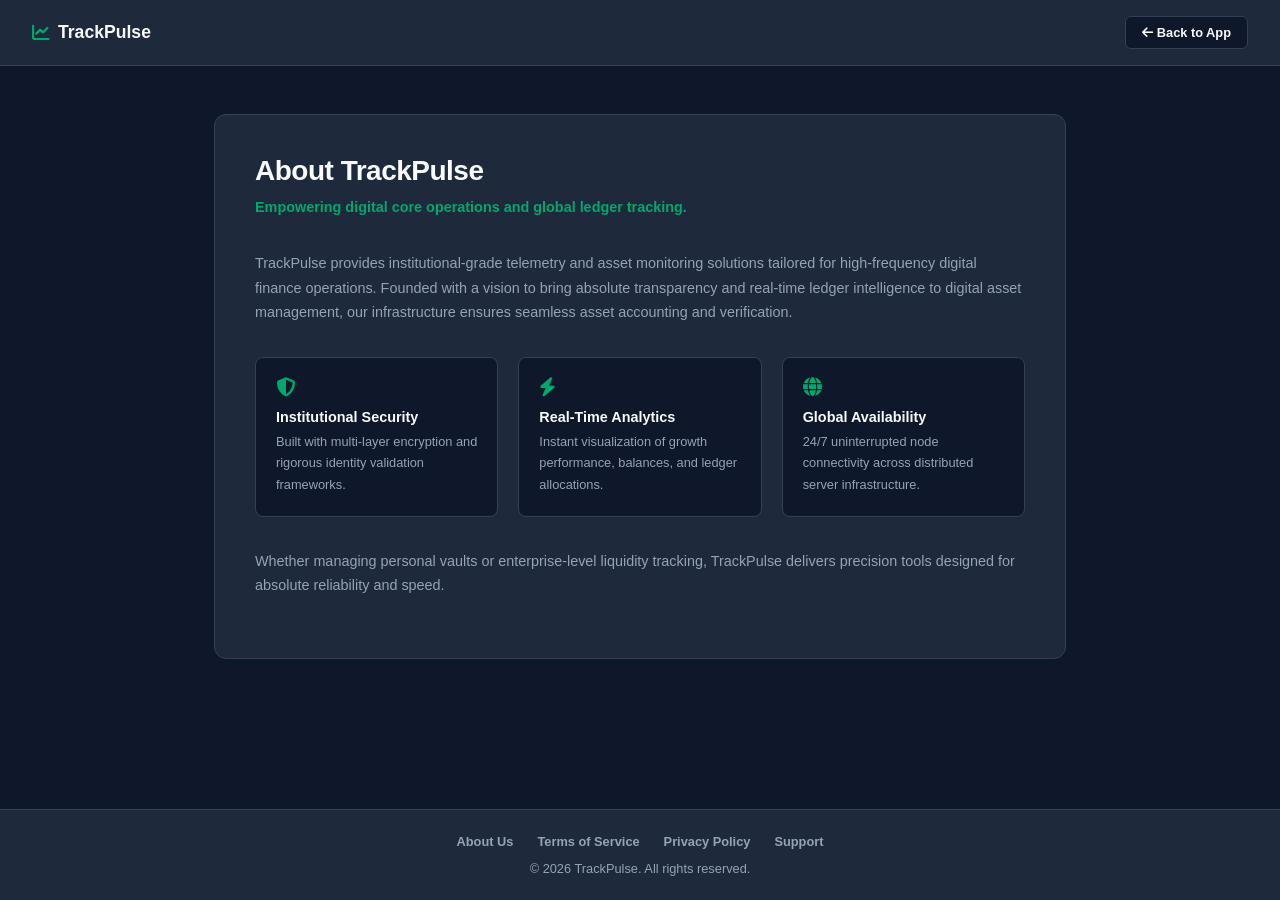
<file: about.html>
<!DOCTYPE html>
<html lang="en">
<head>
    <meta charset="UTF-8">
    <meta name="viewport" content="width=device-width, initial-scale=1.0">
    <title>About Us | TrackPulse</title>
    <link rel="stylesheet" href="https://cdnjs.cloudflare.com/ajax/libs/font-awesome/6.4.0/css/all.min.css">
    <style>
        :root {
            --primary: #00A86B;
            --primary-hover: #008f5a;
            --bg-color: #0f172a;
            --panel-bg: #1e293b;
            --text-main: #f8fafc;
            --text-muted: #94a3b8;
            --border-color: #334155;
        }

        * { box-sizing: border-box; margin: 0; padding: 0; }

        body {
            font-family: -apple-system, BlinkMacSystemFont, "Segoe UI", Roboto, sans-serif;
            background-color: var(--bg-color);
            color: var(--text-main);
            min-height: 100vh;
            display: flex;
            flex-direction: column;
            font-size: 14px;
        }

        .navbar {
            background: var(--panel-bg);
            border-bottom: 1px solid var(--border-color);
            padding: 1rem 2rem;
            display: flex;
            justify-content: space-between;
            align-items: center;
        }

        .brand-logo {
            font-size: 1.1rem;
            font-weight: 700;
            color: var(--text-main);
            text-decoration: none;
            display: flex;
            align-items: center;
            gap: 0.5rem;
        }

        .brand-logo i { color: var(--primary); }

        .btn-back {
            background: var(--bg-color);
            color: var(--text-main);
            border: 1px solid var(--border-color);
            padding: 0.5rem 1rem;
            border-radius: 6px;
            text-decoration: none;
            font-size: 0.8rem;
            font-weight: 600;
            transition: all 0.2s;
        }

        .btn-back:hover { border-color: var(--primary); color: var(--primary); }

        .container {
            max-width: 900px;
            margin: 3rem auto;
            padding: 0 1.5rem;
            flex-grow: 1;
        }

        .content-card {
            background: var(--panel-bg);
            border: 1px solid var(--border-color);
            border-radius: 12px;
            padding: 2.5rem;
        }

        h1 { font-size: 1.75rem; font-weight: 700; margin-bottom: 0.5rem; letter-spacing: -0.5px; }
        .subtitle { color: var(--primary); font-weight: 600; margin-bottom: 2rem; font-size: 0.9rem; }

        p { color: var(--text-muted); line-height: 1.7; margin-bottom: 1.25rem; font-size: 0.9rem; }

        .grid-highlights {
            display: grid;
            grid-template-columns: repeat(auto-fit, minmax(220px, 1fr));
            gap: 1.25rem;
            margin: 2rem 0;
        }

        .highlight-item {
            background: var(--bg-color);
            border: 1px solid var(--border-color);
            padding: 1.25rem;
            border-radius: 8px;
        }

        .highlight-item i { color: var(--primary); font-size: 1.2rem; margin-bottom: 0.75rem; display: block; }
        .highlight-item h4 { color: var(--text-main); font-size: 0.9rem; margin-bottom: 0.35rem; }
        .highlight-item p { margin-bottom: 0; font-size: 0.8rem; }

        footer {
            background: var(--panel-bg);
            border-top: 1px solid var(--border-color);
            padding: 1.5rem 2rem;
            text-align: center;
            color: var(--text-muted);
            font-size: 0.8rem;
            margin-top: auto;
        }

        .footer-links { display: flex; justify-content: center; gap: 1.5rem; margin-bottom: 0.75rem; }
        .footer-links a { color: var(--text-muted); text-decoration: none; font-weight: 600; }
        .footer-links a:hover { color: var(--primary); }
    </style>
</head>
<body>

    <nav class="navbar">
        <a href="index.html" class="brand-logo"><i class="fa-solid fa-chart-line"></i> TrackPulse</a>
        <a href="index.html" class="btn-back"><i class="fa-solid fa-arrow-left"></i> Back to App</a>
    </nav>

    <main class="container">
        <div class="content-card">
            <h1>About TrackPulse</h1>
            <p class="subtitle">Empowering digital core operations and global ledger tracking.</p>

            <p>TrackPulse provides institutional-grade telemetry and asset monitoring solutions tailored for high-frequency digital finance operations. Founded with a vision to bring absolute transparency and real-time ledger intelligence to digital asset management, our infrastructure ensures seamless asset accounting and verification.</p>

            <div class="grid-highlights">
                <div class="highlight-item">
                    <i class="fa-solid fa-shield-halved"></i>
                    <h4>Institutional Security</h4>
                    <p>Built with multi-layer encryption and rigorous identity validation frameworks.</p>
                </div>
                <div class="highlight-item">
                    <i class="fa-solid fa-bolt"></i>
                    <h4>Real-Time Analytics</h4>
                    <p>Instant visualization of growth performance, balances, and ledger allocations.</p>
                </div>
                <div class="highlight-item">
                    <i class="fa-solid fa-globe"></i>
                    <h4>Global Availability</h4>
                    <p>24/7 uninterrupted node connectivity across distributed server infrastructure.</p>
                </div>
            </div>

            <p>Whether managing personal vaults or enterprise-level liquidity tracking, TrackPulse delivers precision tools designed for absolute reliability and speed.</p>
        </div>
    </main>

    <footer>
        <div class="footer-links">
            <a href="about.html">About Us</a>
            <a href="terms.html">Terms of Service</a>
            <a href="privacy.html">Privacy Policy</a>
            <a href="support.html">Support</a>
        </div>
        <div>&copy; 2026 TrackPulse. All rights reserved.</div>
    </footer>

</body>
</html>
</file>
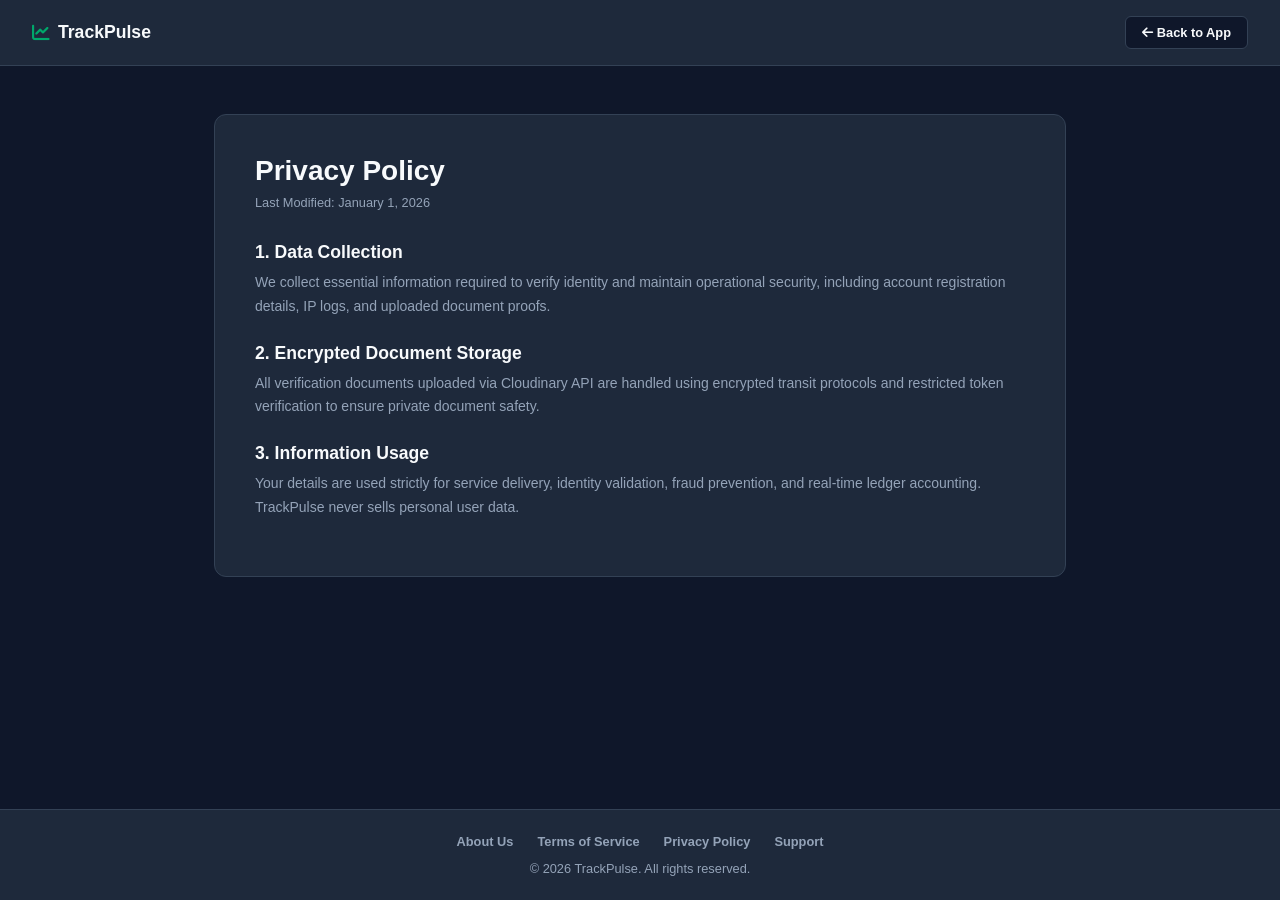
<file: privacy.html>
<!DOCTYPE html>
<html lang="en">
<head>
    <meta charset="UTF-8">
    <meta name="viewport" content="width=device-width, initial-scale=1.0">
    <title>Privacy Policy | TrackPulse</title>
    <link rel="stylesheet" href="https://cdnjs.cloudflare.com/ajax/libs/font-awesome/6.4.0/css/all.min.css">
    <style>
        :root {
            --primary: #00A86B;
            --bg-color: #0f172a;
            --panel-bg: #1e293b;
            --text-main: #f8fafc;
            --text-muted: #94a3b8;
            --border-color: #334155;
        }

        * { box-sizing: border-box; margin: 0; padding: 0; }

        body {
            font-family: -apple-system, BlinkMacSystemFont, "Segoe UI", Roboto, sans-serif;
            background-color: var(--bg-color);
            color: var(--text-main);
            min-height: 100vh;
            display: flex;
            flex-direction: column;
            font-size: 14px;
        }

        .navbar { background: var(--panel-bg); border-bottom: 1px solid var(--border-color); padding: 1rem 2rem; display: flex; justify-content: space-between; align-items: center; }
        .brand-logo { font-size: 1.1rem; font-weight: 700; color: var(--text-main); text-decoration: none; display: flex; align-items: center; gap: 0.5rem; }
        .brand-logo i { color: var(--primary); }

        .btn-back { background: var(--bg-color); color: var(--text-main); border: 1px solid var(--border-color); padding: 0.5rem 1rem; border-radius: 6px; text-decoration: none; font-size: 0.8rem; font-weight: 600; }

        .container { max-width: 900px; margin: 3rem auto; padding: 0 1.5rem; flex-grow: 1; }
        .content-card { background: var(--panel-bg); border: 1px solid var(--border-color); border-radius: 12px; padding: 2.5rem; }

        h1 { font-size: 1.75rem; font-weight: 700; margin-bottom: 0.5rem; }
        .last-updated { color: var(--text-muted); font-size: 0.8rem; margin-bottom: 2rem; }

        h3 { font-size: 1.1rem; color: var(--text-main); margin: 1.5rem 0 0.5rem 0; font-weight: 600; }
        p { color: var(--text-muted); line-height: 1.7; margin-bottom: 1rem; font-size: 0.875rem; }

        footer { background: var(--panel-bg); border-top: 1px solid var(--border-color); padding: 1.5rem 2rem; text-align: center; color: var(--text-muted); font-size: 0.8rem; margin-top: auto; }
        .footer-links { display: flex; justify-content: center; gap: 1.5rem; margin-bottom: 0.75rem; }
        .footer-links a { color: var(--text-muted); text-decoration: none; font-weight: 600; }
        .footer-links a:hover { color: var(--primary); }
    </style>
</head>
<body>

    <nav class="navbar">
        <a href="index.html" class="brand-logo"><i class="fa-solid fa-chart-line"></i> TrackPulse</a>
        <a href="index.html" class="btn-back"><i class="fa-solid fa-arrow-left"></i> Back to App</a>
    </nav>

    <main class="container">
        <div class="content-card">
            <h1>Privacy Policy</h1>
            <div class="last-updated">Last Modified: January 1, 2026</div>

            <h3>1. Data Collection</h3>
            <p>We collect essential information required to verify identity and maintain operational security, including account registration details, IP logs, and uploaded document proofs.</p>

            <h3>2. Encrypted Document Storage</h3>
            <p>All verification documents uploaded via Cloudinary API are handled using encrypted transit protocols and restricted token verification to ensure private document safety.</p>

            <h3>3. Information Usage</h3>
            <p>Your details are used strictly for service delivery, identity validation, fraud prevention, and real-time ledger accounting. TrackPulse never sells personal user data.</p>
        </div>
    </main>

    <footer>
        <div class="footer-links">
            <a href="about.html">About Us</a>
            <a href="terms.html">Terms of Service</a>
            <a href="privacy.html">Privacy Policy</a>
            <a href="support.html">Support</a>
        </div>
        <div>&copy; 2026 TrackPulse. All rights reserved.</div>
    </footer>

</body>
</html>
</file>
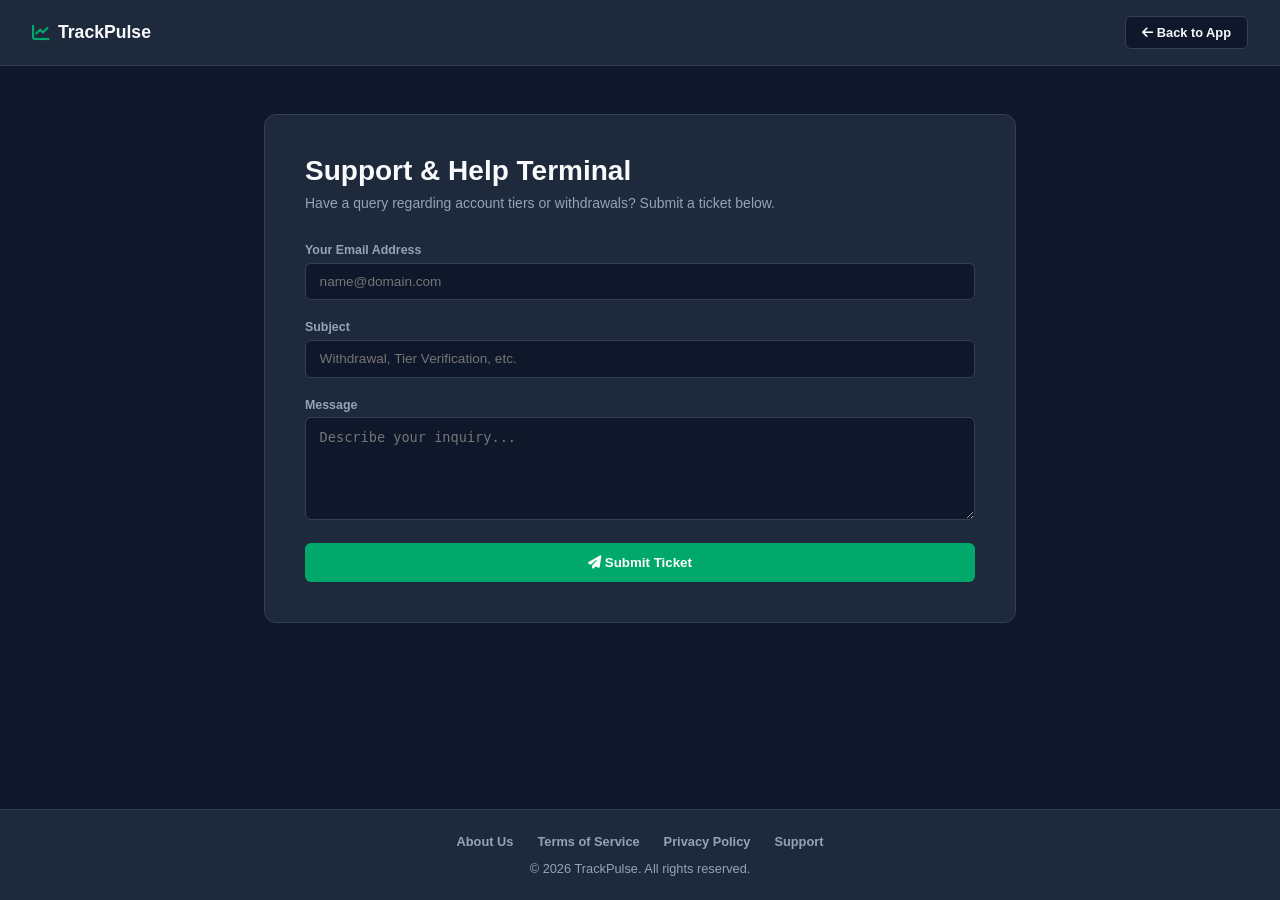
<file: support.html>
<!DOCTYPE html>
<html lang="en">
<head>
    <meta charset="UTF-8">
    <meta name="viewport" content="width=device-width, initial-scale=1.0">
    <title>Support Console | TrackPulse</title>
    <link rel="stylesheet" href="https://cdnjs.cloudflare.com/ajax/libs/font-awesome/6.4.0/css/all.min.css">
    <style>
        :root {
            --primary: #00A86B;
            --primary-hover: #008f5a;
            --bg-color: #0f172a;
            --panel-bg: #1e293b;
            --text-main: #f8fafc;
            --text-muted: #94a3b8;
            --border-color: #334155;
            --input-bg: #0f172a;
        }

        * { box-sizing: border-box; margin: 0; padding: 0; }

        body {
            font-family: -apple-system, BlinkMacSystemFont, "Segoe UI", Roboto, sans-serif;
            background-color: var(--bg-color);
            color: var(--text-main);
            min-height: 100vh;
            display: flex;
            flex-direction: column;
            font-size: 14px;
        }

        .navbar { background: var(--panel-bg); border-bottom: 1px solid var(--border-color); padding: 1rem 2rem; display: flex; justify-content: space-between; align-items: center; }
        .brand-logo { font-size: 1.1rem; font-weight: 700; color: var(--text-main); text-decoration: none; display: flex; align-items: center; gap: 0.5rem; }
        .brand-logo i { color: var(--primary); }

        .btn-back { background: var(--bg-color); color: var(--text-main); border: 1px solid var(--border-color); padding: 0.5rem 1rem; border-radius: 6px; text-decoration: none; font-size: 0.8rem; font-weight: 600; }

        .container { max-width: 800px; margin: 3rem auto; padding: 0 1.5rem; flex-grow: 1; width: 100%; }
        .content-card { background: var(--panel-bg); border: 1px solid var(--border-color); border-radius: 12px; padding: 2.5rem; }

        h1 { font-size: 1.75rem; font-weight: 700; margin-bottom: 0.5rem; }
        .subtitle { color: var(--text-muted); margin-bottom: 2rem; font-size: 0.875rem; }

        .input-group { margin-bottom: 1.25rem; }
        .input-group label { display: block; font-size: 0.775rem; font-weight: 600; color: var(--text-muted); margin-bottom: 0.35rem; }
        .input-group input, .input-group textarea {
            width: 100%;
            padding: 0.65rem 0.85rem;
            background: var(--input-bg);
            border: 1px solid var(--border-color);
            border-radius: 6px;
            color: var(--text-main);
            font-size: 0.85rem;
            outline: none;
        }

        .input-group input:focus, .input-group textarea:focus { border-color: var(--primary); }

        .btn-submit {
            width: 100%;
            padding: 0.75rem;
            background: var(--primary);
            color: #fff;
            border: none;
            border-radius: 6px;
            font-weight: 600;
            cursor: pointer;
            transition: background 0.2s;
        }

        .btn-submit:hover { background: var(--primary-hover); }

        footer { background: var(--panel-bg); border-top: 1px solid var(--border-color); padding: 1.5rem 2rem; text-align: center; color: var(--text-muted); font-size: 0.8rem; margin-top: auto; }
        .footer-links { display: flex; justify-content: center; gap: 1.5rem; margin-bottom: 0.75rem; }
        .footer-links a { color: var(--text-muted); text-decoration: none; font-weight: 600; }
        .footer-links a:hover { color: var(--primary); }
    </style>
</head>
<body>

    <nav class="navbar">
        <a href="index.html" class="brand-logo"><i class="fa-solid fa-chart-line"></i> TrackPulse</a>
        <a href="index.html" class="btn-back"><i class="fa-solid fa-arrow-left"></i> Back to App</a>
    </nav>

    <main class="container">
        <div class="content-card">
            <h1>Support & Help Terminal</h1>
            <p class="subtitle">Have a query regarding account tiers or withdrawals? Submit a ticket below.</p>

            <form id="supportForm" onsubmit="event.preventDefault(); alert('Ticket submitted. An analyst will respond shortly.');">
                <div class="input-group">
                    <label>Your Email Address</label>
                    <input type="email" placeholder="name@domain.com" required>
                </div>
                <div class="input-group">
                    <label>Subject</label>
                    <input type="text" placeholder="Withdrawal, Tier Verification, etc." required>
                </div>
                <div class="input-group">
                    <label>Message</label>
                    <textarea rows="5" placeholder="Describe your inquiry..." required></textarea>
                </div>
                <button type="submit" class="btn-submit"><i class="fa-solid fa-paper-plane"></i> Submit Ticket</button>
            </form>
        </div>
    </main>

    <footer>
        <div class="footer-links">
            <a href="about.html">About Us</a>
            <a href="terms.html">Terms of Service</a>
            <a href="privacy.html">Privacy Policy</a>
            <a href="support.html">Support</a>
        </div>
        <div>&copy; 2026 TrackPulse. All rights reserved.</div>
    </footer>

</body>
</html>
</file>
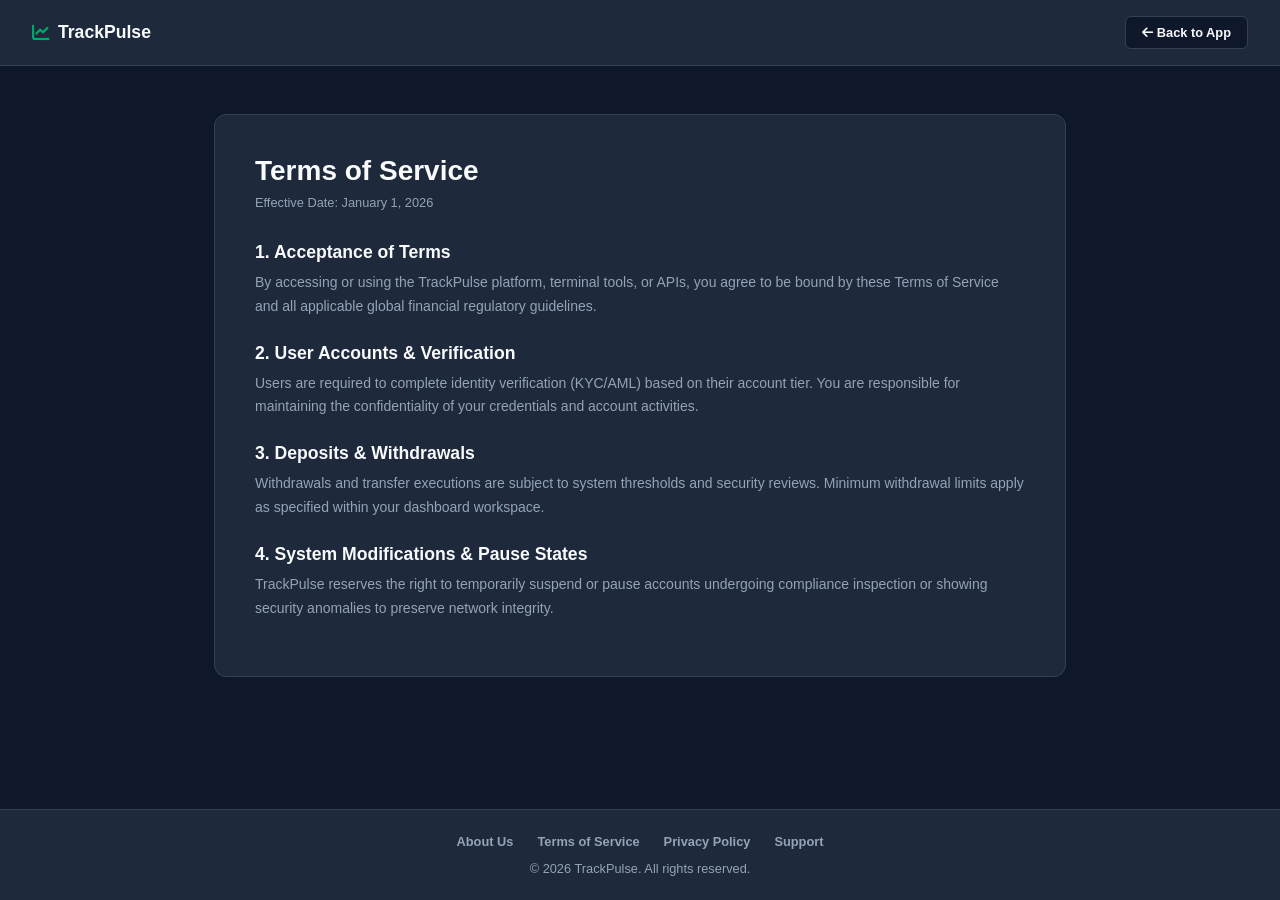
<file: terms.html>
<!DOCTYPE html>
<html lang="en">
<head>
    <meta charset="UTF-8">
    <meta name="viewport" content="width=device-width, initial-scale=1.0">
    <title>Terms of Service | TrackPulse</title>
    <link rel="stylesheet" href="https://cdnjs.cloudflare.com/ajax/libs/font-awesome/6.4.0/css/all.min.css">
    <style>
        :root {
            --primary: #00A86B;
            --bg-color: #0f172a;
            --panel-bg: #1e293b;
            --text-main: #f8fafc;
            --text-muted: #94a3b8;
            --border-color: #334155;
        }

        * { box-sizing: border-box; margin: 0; padding: 0; }

        body {
            font-family: -apple-system, BlinkMacSystemFont, "Segoe UI", Roboto, sans-serif;
            background-color: var(--bg-color);
            color: var(--text-main);
            min-height: 100vh;
            display: flex;
            flex-direction: column;
            font-size: 14px;
        }

        .navbar {
            background: var(--panel-bg);
            border-bottom: 1px solid var(--border-color);
            padding: 1rem 2rem;
            display: flex;
            justify-content: space-between;
            align-items: center;
        }

        .brand-logo { font-size: 1.1rem; font-weight: 700; color: var(--text-main); text-decoration: none; display: flex; align-items: center; gap: 0.5rem; }
        .brand-logo i { color: var(--primary); }

        .btn-back { background: var(--bg-color); color: var(--text-main); border: 1px solid var(--border-color); padding: 0.5rem 1rem; border-radius: 6px; text-decoration: none; font-size: 0.8rem; font-weight: 600; }

        .container { max-width: 900px; margin: 3rem auto; padding: 0 1.5rem; flex-grow: 1; }

        .content-card { background: var(--panel-bg); border: 1px solid var(--border-color); border-radius: 12px; padding: 2.5rem; }

        h1 { font-size: 1.75rem; font-weight: 700; margin-bottom: 0.5rem; }
        .last-updated { color: var(--text-muted); font-size: 0.8rem; margin-bottom: 2rem; }

        h3 { font-size: 1.1rem; color: var(--text-main); margin: 1.5rem 0 0.5rem 0; font-weight: 600; }
        p { color: var(--text-muted); line-height: 1.7; margin-bottom: 1rem; font-size: 0.875rem; }

        footer { background: var(--panel-bg); border-top: 1px solid var(--border-color); padding: 1.5rem 2rem; text-align: center; color: var(--text-muted); font-size: 0.8rem; margin-top: auto; }
        .footer-links { display: flex; justify-content: center; gap: 1.5rem; margin-bottom: 0.75rem; }
        .footer-links a { color: var(--text-muted); text-decoration: none; font-weight: 600; }
        .footer-links a:hover { color: var(--primary); }
    </style>
</head>
<body>

    <nav class="navbar">
        <a href="index.html" class="brand-logo"><i class="fa-solid fa-chart-line"></i> TrackPulse</a>
        <a href="index.html" class="btn-back"><i class="fa-solid fa-arrow-left"></i> Back to App</a>
    </nav>

    <main class="container">
        <div class="content-card">
            <h1>Terms of Service</h1>
            <div class="last-updated">Effective Date: January 1, 2026</div>

            <h3>1. Acceptance of Terms</h3>
            <p>By accessing or using the TrackPulse platform, terminal tools, or APIs, you agree to be bound by these Terms of Service and all applicable global financial regulatory guidelines.</p>

            <h3>2. User Accounts & Verification</h3>
            <p>Users are required to complete identity verification (KYC/AML) based on their account tier. You are responsible for maintaining the confidentiality of your credentials and account activities.</p>

            <h3>3. Deposits & Withdrawals</h3>
            <p>Withdrawals and transfer executions are subject to system thresholds and security reviews. Minimum withdrawal limits apply as specified within your dashboard workspace.</p>

            <h3>4. System Modifications & Pause States</h3>
            <p>TrackPulse reserves the right to temporarily suspend or pause accounts undergoing compliance inspection or showing security anomalies to preserve network integrity.</p>
        </div>
    </main>

    <footer>
        <div class="footer-links">
            <a href="about.html">About Us</a>
            <a href="terms.html">Terms of Service</a>
            <a href="privacy.html">Privacy Policy</a>
            <a href="support.html">Support</a>
        </div>
        <div>&copy; 2026 TrackPulse. All rights reserved.</div>
    </footer>

</body>
</html>
</file>
